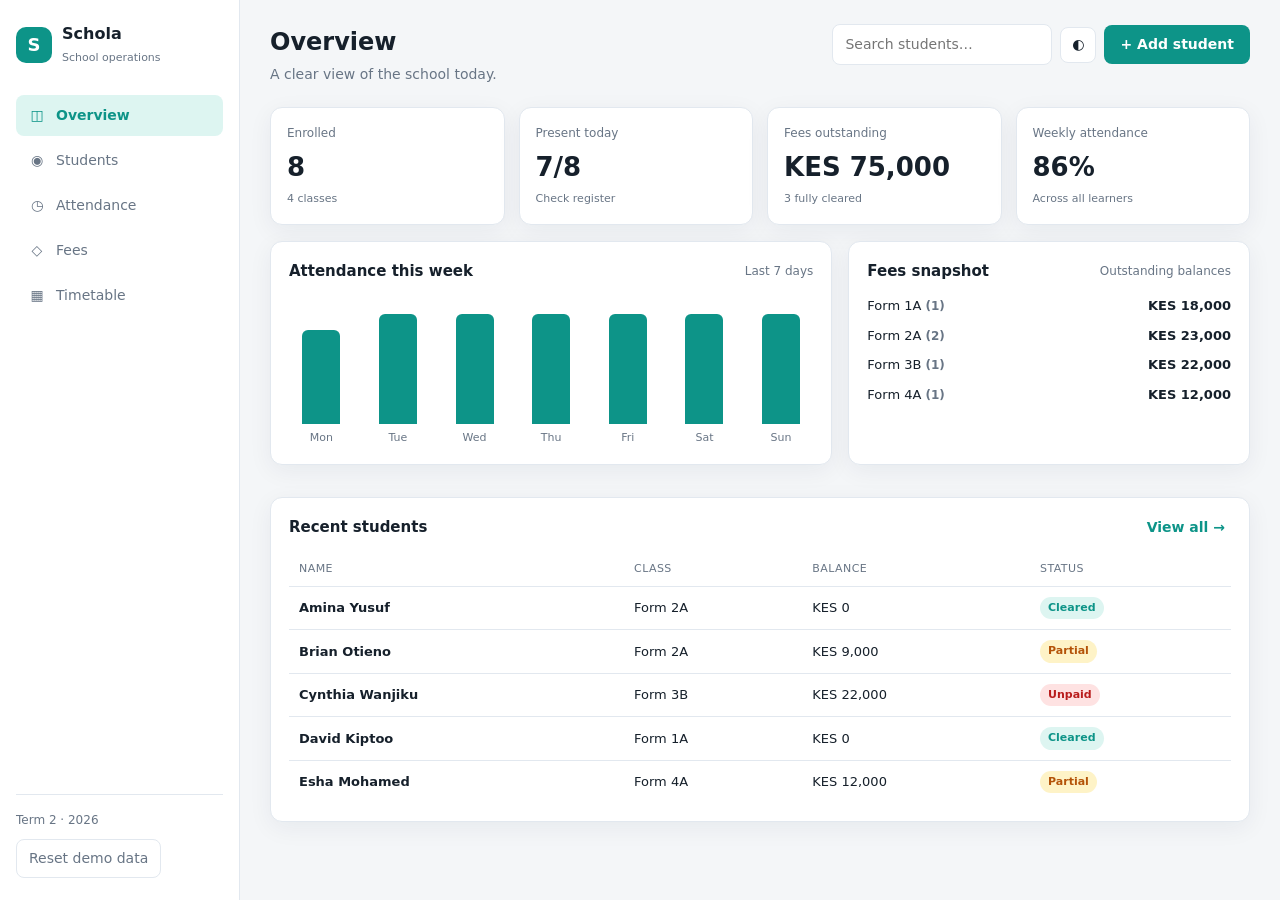
<file: index.html>
<!DOCTYPE html>
<html lang="en">
<head>
  <meta charset="UTF-8" />
  <meta name="viewport" content="width=device-width, initial-scale=1" />
  <title>Schola — School Operations</title>
  <meta name="description" content="A lightweight school operations dashboard for students, attendance, fees and timetables." />
  <link rel="stylesheet" href="styles.css" />
</head>
<body>
  <div class="app">
    <aside class="sidebar">
      <div class="brand"><span class="brand-mark">S</span><div><strong>Schola</strong><small>School operations</small></div></div>
      <nav id="nav">
        <button class="nav-item active" data-view="overview"><span>◫</span> Overview</button>
        <button class="nav-item" data-view="students"><span>◉</span> Students</button>
        <button class="nav-item" data-view="attendance"><span>◷</span> Attendance</button>
        <button class="nav-item" data-view="fees"><span>◇</span> Fees</button>
        <button class="nav-item" data-view="timetable"><span>▦</span> Timetable</button>
      </nav>
      <div class="sidebar-foot">
        <div class="term">Term 2 · 2026</div>
        <button id="resetBtn" class="ghost-btn">Reset demo data</button>
      </div>
    </aside>

    <main class="main">
      <header class="topbar">
        <div><h1 id="pageTitle">Overview</h1><p id="pageSub">A clear view of the school today.</p></div>
        <div class="top-actions">
          <input id="search" class="search" type="search" placeholder="Search students…" />
          <button id="themeBtn" class="icon-btn" title="Toggle dark mode">◐</button>
          <button id="addBtn" class="primary-btn">+ Add student</button>
        </div>
      </header>

      <section id="view-overview" class="view active">
        <div class="stats" id="stats"></div>
        <div class="grid-2">
          <div class="card"><div class="card-head"><h2>Attendance this week</h2><span class="muted">Last 7 days</span></div><div id="attendanceChart" class="chart"></div></div>
          <div class="card"><div class="card-head"><h2>Fees snapshot</h2><span class="muted">Outstanding balances</span></div><div id="feeBreakdown" class="fee-list"></div></div>
        </div>
        <div class="card"><div class="card-head"><h2>Recent students</h2><button class="link-btn" data-goto="students">View all →</button></div><div id="recentStudents" class="table-wrap"></div></div>
      </section>

      <section id="view-students" class="view">
        <div class="card">
          <div class="card-head"><h2>Student registry</h2><div class="filters" id="classFilters"></div></div>
          <div id="studentTable" class="table-wrap"></div>
        </div>
      </section>

      <section id="view-attendance" class="view">
        <div class="card"><div class="card-head"><h2>Attendance register</h2><span class="muted">Tap a student to toggle present / absent</span></div><div id="attendanceTable" class="table-wrap"></div></div>
      </section>

      <section id="view-fees" class="view">
        <div class="card"><div class="card-head"><h2>Fee ledger</h2><button id="exportBtn" class="ghost-btn">Export CSV</button></div><div id="feeTable" class="table-wrap"></div></div>
      </section>

      <section id="view-timetable" class="view">
        <div class="card"><div class="card-head"><h2>Weekly timetable</h2><span class="muted">Form 2A</span></div><div id="timetable" class="timetable"></div></div>
      </section>
    </main>
  </div>

  <div id="modal" class="modal">
    <div class="modal-box">
      <div class="modal-head"><h2 id="modalTitle">Add student</h2><button id="closeModal" class="icon-btn">×</button></div>
      <form id="studentForm">
        <label>Full name<input id="fName" required placeholder="e.g. Amina Yusuf" /></label>
        <div class="form-row">
          <label>Class<select id="fClass"><option>Form 1A</option><option>Form 2A</option><option>Form 3B</option><option>Form 4A</option></select></label>
          <label>Admission no.<input id="fAdm" required placeholder="ADM-001" /></label>
        </div>
        <div class="form-row">
          <label>Guardian<input id="fGuardian" required placeholder="Guardian name" /></label>
          <label>Phone<input id="fPhone" required placeholder="0712 345 678" /></label>
        </div>
        <div class="form-row">
          <label>Term fee (KES)<input id="fFee" type="number" min="0" value="18000" /></label>
          <label>Paid (KES)<input id="fPaid" type="number" min="0" value="0" /></label>
        </div>
        <div class="modal-actions"><button type="button" id="cancelBtn" class="ghost-btn">Cancel</button><button class="primary-btn" type="submit">Save student</button></div>
      </form>
    </div>
  </div>

  <div id="toast" class="toast"></div>
  <script src="app.js"></script>
</body>
</html>
</file>
<file: styles.css>
:root {
  --bg: #f4f6f8;
  --panel: #ffffff;
  --ink: #16202b;
  --muted: #687585;
  --line: #e2e8ef;
  --accent: #0d9488;
  --accent-soft: #ddf5f1;
  --warn: #b45309;
  --warn-soft: #fef3c7;
  --danger: #b91c1c;
  --danger-soft: #fee2e2;
  --shadow: 0 6px 24px rgba(15, 40, 60, .06);
}
body.dark {
  --bg: #0d1620; --panel: #16222f; --ink: #eaf1f7; --muted: #91a3b6;
  --line: #253444; --accent: #2dd4bf; --accent-soft: #123b39;
  --warn: #fbbf24; --warn-soft: #3b2d12; --danger: #f87171; --danger-soft: #3d1d1d;
  --shadow: 0 6px 24px rgba(0,0,0,.25);
}
* { box-sizing: border-box; }
body { margin: 0; font: 14px/1.5 system-ui, -apple-system, "Segoe UI", sans-serif; background: var(--bg); color: var(--ink); }
.app { display: flex; min-height: 100vh; }
.sidebar { width: 240px; flex: 0 0 240px; background: var(--panel); border-right: 1px solid var(--line); padding: 22px 16px; display: flex; flex-direction: column; }
.brand { display: flex; align-items: center; gap: 10px; margin-bottom: 28px; }
.brand-mark { width: 36px; height: 36px; border-radius: 10px; background: var(--accent); color: #fff; display: grid; place-items: center; font-weight: 800; font-size: 18px; }
.brand strong { display: block; font-size: 16px; }
.brand small { color: var(--muted); font-size: 11px; }
.nav-item { width: 100%; display: flex; gap: 10px; align-items: center; padding: 10px 12px; margin-bottom: 4px; border: 0; border-radius: 8px; background: transparent; color: var(--muted); cursor: pointer; font: inherit; text-align: left; }
.nav-item span { width: 18px; text-align: center; }
.nav-item:hover { background: var(--bg); color: var(--ink); }
.nav-item.active { background: var(--accent-soft); color: var(--accent); font-weight: 600; }
.sidebar-foot { margin-top: auto; border-top: 1px solid var(--line); padding-top: 16px; }
.term { color: var(--muted); font-size: 12px; margin-bottom: 10px; }
.main { flex: 1; min-width: 0; padding: 24px 30px 40px; }
.topbar { display: flex; justify-content: space-between; align-items: flex-start; gap: 16px; margin-bottom: 22px; flex-wrap: wrap; }
.topbar h1 { margin: 0; font-size: 24px; }
.topbar p { margin: 4px 0 0; color: var(--muted); }
.top-actions { display: flex; gap: 8px; align-items: center; flex-wrap: wrap; }
.search, input, select { background: var(--panel); border: 1px solid var(--line); color: var(--ink); border-radius: 8px; padding: 9px 12px; font: inherit; outline: none; }
.search { width: 220px; }
input:focus, select:focus, .search:focus { border-color: var(--accent); }
.primary-btn, .ghost-btn, .icon-btn, .link-btn { cursor: pointer; font: inherit; border-radius: 8px; }
.primary-btn { background: var(--accent); color: #fff; border: 0; padding: 9px 16px; font-weight: 600; }
.ghost-btn { background: transparent; color: var(--muted); border: 1px solid var(--line); padding: 8px 12px; }
.icon-btn { width: 36px; height: 36px; background: var(--panel); border: 1px solid var(--line); color: var(--ink); }
.link-btn { background: none; border: 0; color: var(--accent); font-weight: 600; }
.view { display: none; }
.view.active { display: block; }
.stats { display: grid; grid-template-columns: repeat(4, 1fr); gap: 14px; margin-bottom: 16px; }
.stat { background: var(--panel); border: 1px solid var(--line); border-radius: 12px; padding: 16px; box-shadow: var(--shadow); }
.stat .label { color: var(--muted); font-size: 12px; }
.stat .value { font-size: 26px; font-weight: 700; margin-top: 6px; }
.stat .hint { font-size: 11px; color: var(--muted); margin-top: 4px; }
.grid-2 { display: grid; grid-template-columns: 1.4fr 1fr; gap: 16px; margin-bottom: 16px; }
.card { background: var(--panel); border: 1px solid var(--line); border-radius: 12px; padding: 18px; box-shadow: var(--shadow); margin-bottom: 16px; }
.card-head { display: flex; justify-content: space-between; align-items: center; gap: 12px; margin-bottom: 14px; }
.card-head h2 { margin: 0; font-size: 15px; }
.muted { color: var(--muted); font-size: 12px; }
.filters { display: flex; gap: 6px; flex-wrap: wrap; }
.chip { border: 1px solid var(--line); background: transparent; color: var(--muted); border-radius: 999px; padding: 5px 10px; font-size: 12px; cursor: pointer; }
.chip.active { background: var(--accent-soft); color: var(--accent); border-color: transparent; font-weight: 600; }
.chart { display: flex; align-items: flex-end; gap: 12px; height: 150px; padding-top: 10px; }
.bar-wrap { flex: 1; display: flex; flex-direction: column; align-items: center; gap: 6px; height: 100%; justify-content: flex-end; }
.bar { width: 100%; max-width: 38px; background: var(--accent); border-radius: 6px 6px 0 0; min-height: 4px; }
.bar-label { font-size: 11px; color: var(--muted); }
.fee-list { display: flex; flex-direction: column; gap: 10px; }
.fee-row { display: flex; justify-content: space-between; font-size: 13px; }
.fee-row span:last-child { font-weight: 600; }
.table-wrap { overflow-x: auto; }
table { width: 100%; border-collapse: collapse; font-size: 13px; }
th { text-align: left; color: var(--muted); font-weight: 500; font-size: 11px; text-transform: uppercase; letter-spacing: .04em; padding: 8px 10px; border-bottom: 1px solid var(--line); }
td { padding: 10px; border-bottom: 1px solid var(--line); }
tr:last-child td { border-bottom: 0; }
.badge { display: inline-block; padding: 3px 8px; border-radius: 999px; font-size: 11px; font-weight: 600; }
.ok { background: var(--accent-soft); color: var(--accent); }
.warn { background: var(--warn-soft); color: var(--warn); }
.bad { background: var(--danger-soft); color: var(--danger); }
.row-btn { background: none; border: 0; color: var(--muted); cursor: pointer; font-size: 15px; }
.row-btn:hover { color: var(--danger); }
.timetable { display: grid; grid-template-columns: 80px repeat(5, 1fr); gap: 6px; font-size: 12px; }
.tt-cell { background: var(--bg); border: 1px solid var(--line); border-radius: 8px; padding: 8px; min-height: 52px; }
.tt-cell.head { background: transparent; border: 0; color: var(--muted); font-weight: 600; }
.tt-cell.lesson { background: var(--accent-soft); color: var(--accent); font-weight: 600; }
.modal { position: fixed; inset: 0; background: rgba(10,20,30,.5); display: none; place-items: center; padding: 20px; z-index: 20; }
.modal.open { display: grid; }
.modal-box { background: var(--panel); border-radius: 14px; padding: 22px; width: min(480px, 100%); box-shadow: 0 20px 60px rgba(0,0,0,.25); }
.modal-head { display: flex; justify-content: space-between; align-items: center; margin-bottom: 16px; }
.modal-head h2 { margin: 0; font-size: 18px; }
label { display: block; font-size: 12px; color: var(--muted); margin-bottom: 12px; }
label input, label select { display: block; width: 100%; margin-top: 5px; }
.form-row { display: grid; grid-template-columns: 1fr 1fr; gap: 12px; }
.modal-actions { display: flex; justify-content: flex-end; gap: 8px; margin-top: 8px; }
.toast { position: fixed; bottom: 20px; left: 50%; transform: translateX(-50%) translateY(80px); background: var(--ink); color: var(--panel); padding: 10px 18px; border-radius: 8px; opacity: 0; transition: .25s; z-index: 30; }
.toast.show { transform: translateX(-50%) translateY(0); opacity: 1; }
.empty { text-align: center; color: var(--muted); padding: 30px; }
@media (max-width: 900px) {
  .sidebar { width: 64px; flex-basis: 64px; padding: 16px 8px; }
  .brand div, .nav-item span + *, .sidebar-foot { display: none; }
  .nav-item { justify-content: center; }
  .stats { grid-template-columns: repeat(2, 1fr); }
  .grid-2 { grid-template-columns: 1fr; }
  .main { padding: 18px; }
}
</file>
